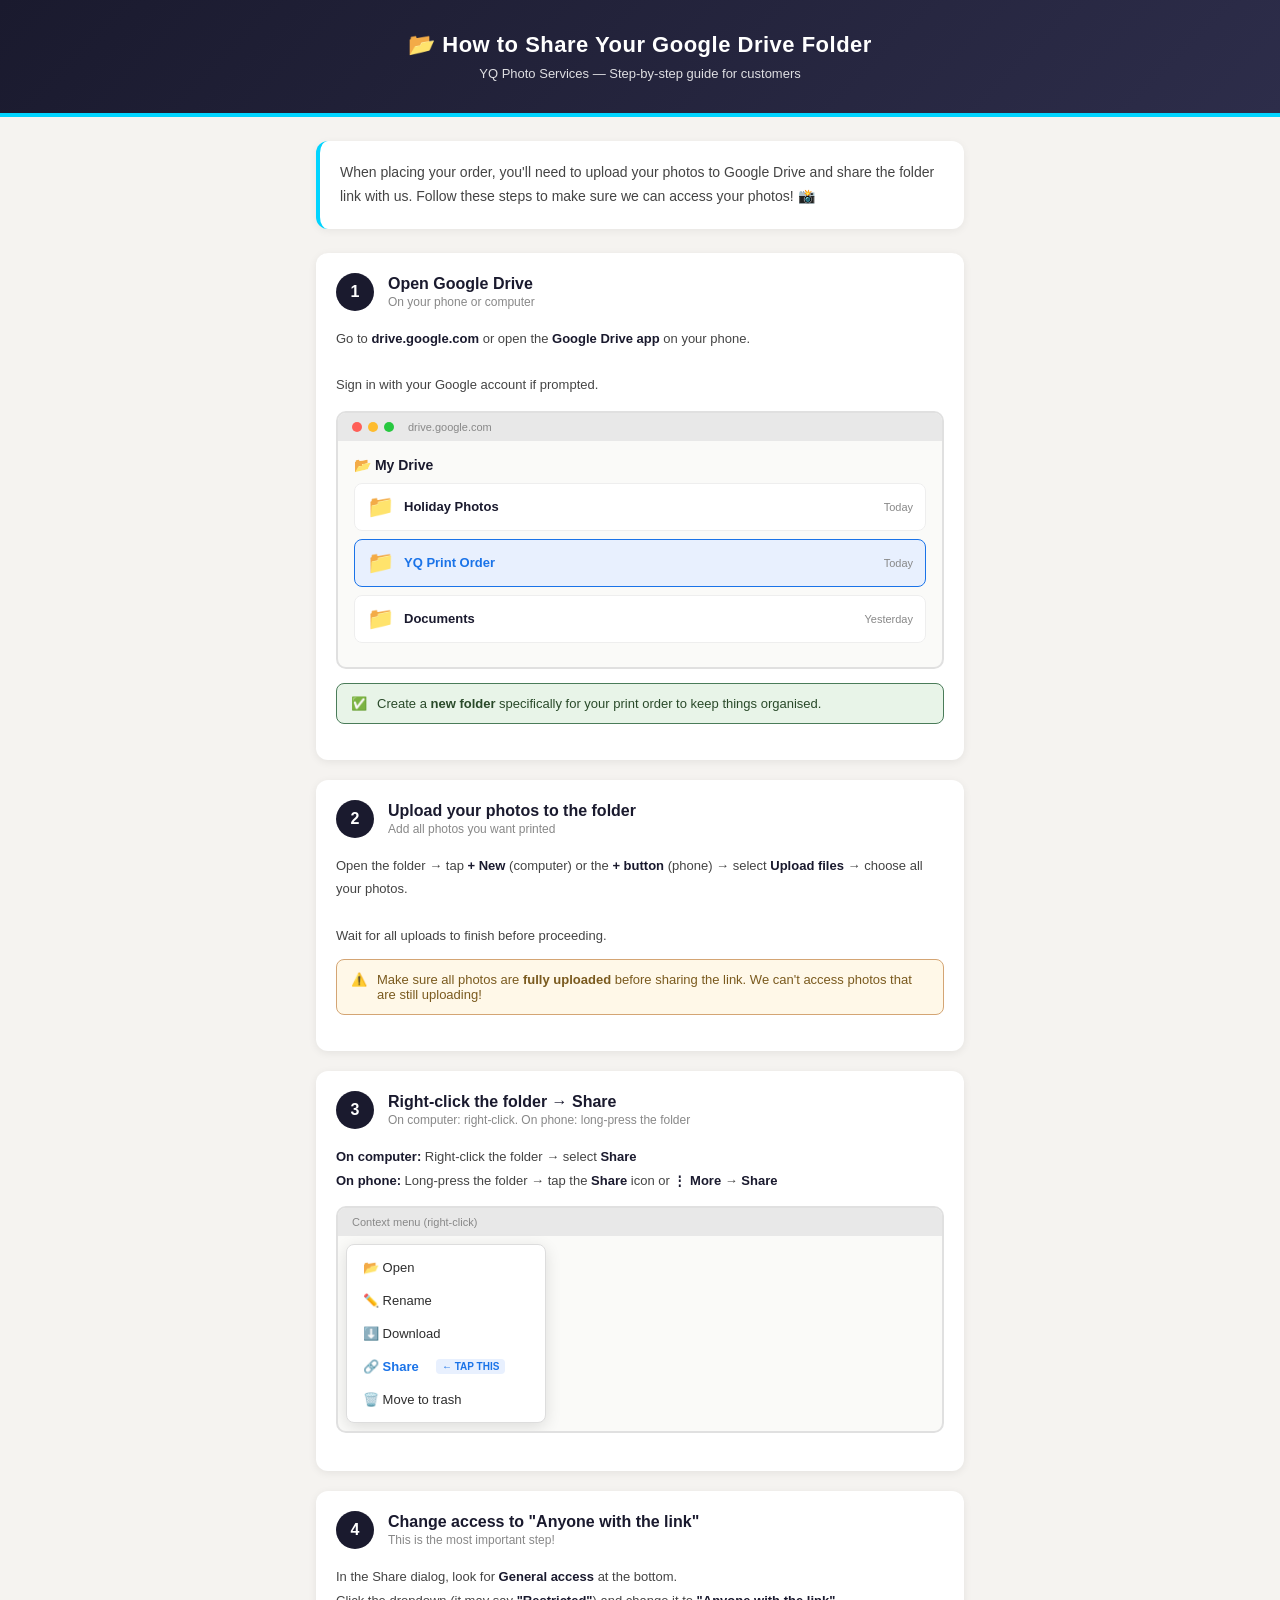
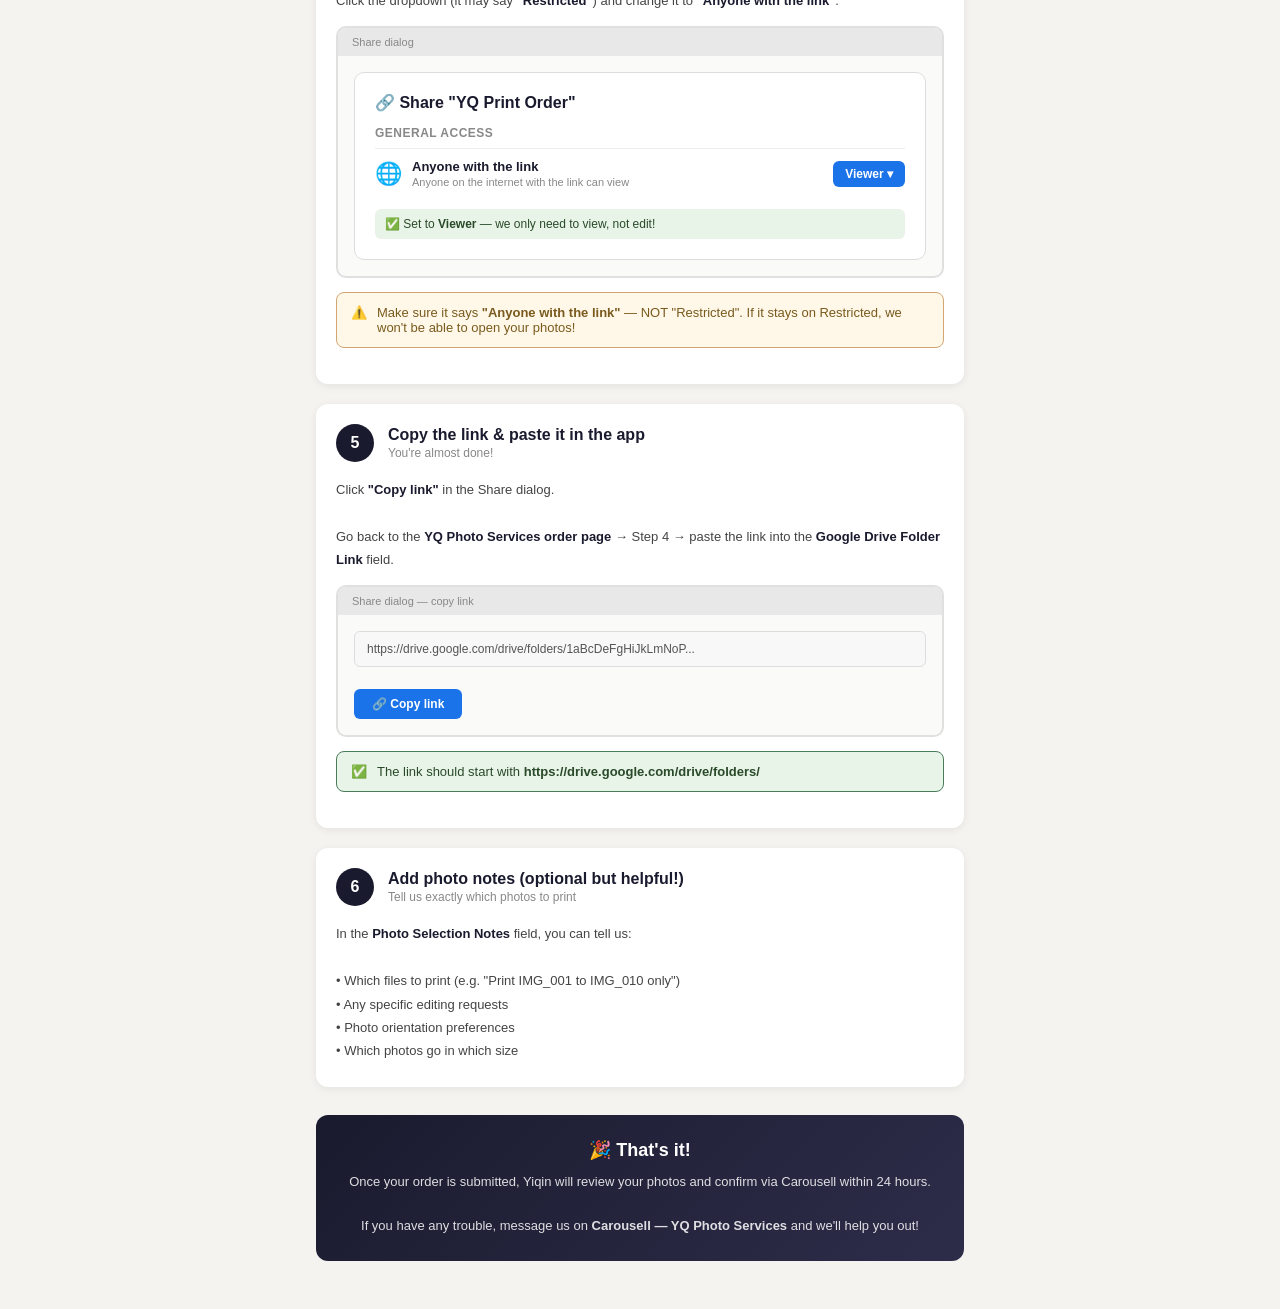
<file: google_drive_guide.html>
<!DOCTYPE html>
<html lang="en">
<head>
<meta charset="UTF-8">
<meta name="viewport" content="width=device-width, initial-scale=1.0">
<title>How to Share Your Google Drive Folder – YQ Photo Services</title>
<style>
  * { margin:0; padding:0; box-sizing:border-box; }
  body { font-family: -apple-system, BlinkMacSystemFont, 'Segoe UI', Arial, sans-serif; background:#f5f3f0; color:#2d2d2d; }

  .header { background:linear-gradient(135deg,#1a1a2e,#2d2d4a); color:white; padding:32px 24px; text-align:center; border-bottom:4px solid #00d4ff; }
  .header h1 { font-size:22px; font-weight:700; letter-spacing:0.5px; margin-bottom:8px; }
  .header p { font-size:13px; opacity:0.85; }

  .container { max-width:680px; margin:0 auto; padding:24px 16px 48px; }

  .intro { background:white; border-radius:12px; padding:20px; margin-bottom:24px; border-left:4px solid #00d4ff; box-shadow:0 2px 8px rgba(0,0,0,0.06); font-size:14px; line-height:1.7; color:#444; }

  .step-card { background:white; border-radius:12px; padding:20px 20px 24px; margin-bottom:20px; box-shadow:0 2px 8px rgba(0,0,0,0.07); }
  .step-header { display:flex; align-items:center; gap:14px; margin-bottom:16px; }
  .step-num { width:38px; height:38px; border-radius:50%; background:#1a1a2e; color:white; font-weight:700; font-size:16px; display:flex; align-items:center; justify-content:center; flex-shrink:0; }
  .step-title { font-size:16px; font-weight:700; color:#1a1a2e; }
  .step-sub { font-size:12px; color:#888; margin-top:2px; }

  .step-body { font-size:13px; color:#444; line-height:1.8; }
  .step-body b { color:#1a1a2e; }

  /* Illustrated mockup boxes */
  .mockup { border:2px solid #e0e0e0; border-radius:10px; overflow:hidden; margin:14px 0; background:#fafaf8; }
  .mockup-bar { background:#e8e8e8; padding:8px 14px; font-size:11px; color:#888; display:flex; align-items:center; gap:6px; }
  .mockup-dot { width:10px; height:10px; border-radius:50%; display:inline-block; }
  .mockup-body { padding:16px; }

  .gdrive-item { display:flex; align-items:center; gap:10px; padding:10px 12px; border-radius:8px; background:white; border:1px solid #eee; margin-bottom:8px; font-size:13px; cursor:default; }
  .gdrive-item:hover { background:#f0f7ff; }
  .folder-icon { font-size:22px; }
  .gdrive-item-name { font-weight:600; color:#1a1a2e; }
  .gdrive-item-date { font-size:11px; color:#888; margin-left:auto; }

  .context-menu { background:white; border:1px solid #ddd; border-radius:8px; box-shadow:0 4px 16px rgba(0,0,0,0.12); padding:6px 0; width:200px; font-size:13px; }
  .menu-item { padding:9px 16px; cursor:pointer; display:flex; align-items:center; gap:10px; }
  .menu-item:hover { background:#f0f7ff; }
  .menu-item.highlight { color:#1a73e8; font-weight:600; }
  .menu-item.highlight:hover { background:#e8f0fe; }

  .share-dialog { border:1px solid #ddd; border-radius:10px; background:white; padding:20px; font-size:13px; }
  .share-title { font-size:16px; font-weight:700; margin-bottom:14px; color:#1a1a2e; }
  .share-link-box { background:#f8f8f8; border:1px solid #ddd; border-radius:6px; padding:10px 12px; font-size:12px; color:#555; margin-bottom:14px; word-break:break-all; }

  .access-row { display:flex; align-items:center; gap:10px; padding:10px 0; border-top:1px solid #eee; }
  .globe-icon { font-size:22px; }
  .access-label { flex:1; }
  .access-label b { display:block; color:#1a1a2e; }
  .access-label span { font-size:11px; color:#888; }
  .dropdown-fake { background:#1a73e8; color:white; padding:6px 12px; border-radius:6px; font-size:12px; font-weight:600; }

  .highlight-box { background:#e8f4e8; border:1.5px solid #4a7c59; border-radius:8px; padding:12px 14px; font-size:13px; color:#2a4a2a; margin:12px 0; display:flex; gap:10px; align-items:flex-start; }
  .warning-box { background:#fff8e8; border:1.5px solid #d4a574; border-radius:8px; padding:12px 14px; font-size:13px; color:#7a5a1e; margin:12px 0; display:flex; gap:10px; align-items:flex-start; }

  .copy-btn { background:#1a73e8; color:white; border:none; padding:8px 18px; border-radius:6px; font-size:12px; font-weight:600; cursor:pointer; margin-top:8px; }

  .final-box { background:linear-gradient(135deg,#1a1a2e,#2d2d4a); color:white; border-radius:12px; padding:24px; text-align:center; margin-top:28px; }
  .final-box h3 { font-size:18px; margin-bottom:10px; }
  .final-box p { font-size:13px; opacity:0.85; line-height:1.7; }

  @media print {
    body { background:white; }
    .container { padding:0; }
    .step-card { box-shadow:none; border:1px solid #ddd; break-inside:avoid; }
  }
</style>
</head>
<body>

<div class="header">
  <h1>📂 How to Share Your Google Drive Folder</h1>
  <p>YQ Photo Services — Step-by-step guide for customers</p>
</div>

<div class="container">

  <div class="intro">
    When placing your order, you'll need to upload your photos to Google Drive and share the folder link with us. Follow these steps to make sure we can access your photos! 📸
  </div>

  <!-- STEP 1 -->
  <div class="step-card">
    <div class="step-header">
      <div class="step-num">1</div>
      <div>
        <div class="step-title">Open Google Drive</div>
        <div class="step-sub">On your phone or computer</div>
      </div>
    </div>
    <div class="step-body">
      Go to <b>drive.google.com</b> or open the <b>Google Drive app</b> on your phone.<br><br>
      Sign in with your Google account if prompted.
    </div>
    <div class="mockup" style="margin-top:14px;">
      <div class="mockup-bar">
        <span class="mockup-dot" style="background:#ff5f57;"></span>
        <span class="mockup-dot" style="background:#febc2e;"></span>
        <span class="mockup-dot" style="background:#28c840;"></span>
        <span style="margin-left:8px;">drive.google.com</span>
      </div>
      <div class="mockup-body">
        <div style="font-weight:700; font-size:14px; color:#1a1a2e; margin-bottom:10px;">📂 My Drive</div>
        <div class="gdrive-item"><span class="folder-icon">📁</span><span class="gdrive-item-name">Holiday Photos</span><span class="gdrive-item-date">Today</span></div>
        <div class="gdrive-item" style="background:#e8f0fe; border-color:#1a73e8;"><span class="folder-icon">📁</span><span class="gdrive-item-name" style="color:#1a73e8;">YQ Print Order</span><span class="gdrive-item-date">Today</span></div>
        <div class="gdrive-item"><span class="folder-icon">📁</span><span class="gdrive-item-name">Documents</span><span class="gdrive-item-date">Yesterday</span></div>
      </div>
    </div>
    <div class="highlight-box">✅ <div>Create a <b>new folder</b> specifically for your print order to keep things organised.</div></div>
  </div>

  <!-- STEP 2 -->
  <div class="step-card">
    <div class="step-header">
      <div class="step-num">2</div>
      <div>
        <div class="step-title">Upload your photos to the folder</div>
        <div class="step-sub">Add all photos you want printed</div>
      </div>
    </div>
    <div class="step-body">
      Open the folder → tap <b>+ New</b> (computer) or the <b>+ button</b> (phone) → select <b>Upload files</b> → choose all your photos.
      <br><br>
      Wait for all uploads to finish before proceeding.
    </div>
    <div class="warning-box">⚠️ <div>Make sure all photos are <b>fully uploaded</b> before sharing the link. We can't access photos that are still uploading!</div></div>
  </div>

  <!-- STEP 3 -->
  <div class="step-card">
    <div class="step-header">
      <div class="step-num">3</div>
      <div>
        <div class="step-title">Right-click the folder → Share</div>
        <div class="step-sub">On computer: right-click. On phone: long-press the folder</div>
      </div>
    </div>
    <div class="step-body">
      <b>On computer:</b> Right-click the folder → select <b>Share</b><br>
      <b>On phone:</b> Long-press the folder → tap the <b>Share</b> icon or <b>⋮ More</b> → <b>Share</b>
    </div>
    <div class="mockup" style="margin-top:14px;">
      <div class="mockup-bar">Context menu (right-click)</div>
      <div class="mockup-body" style="padding:8px;">
        <div class="context-menu">
          <div class="menu-item">📂 Open</div>
          <div class="menu-item">✏️ Rename</div>
          <div class="menu-item">⬇️ Download</div>
          <div class="menu-item highlight">🔗 Share &nbsp;<b style="font-size:10px; background:#e8f0fe; padding:2px 6px; border-radius:4px;">← TAP THIS</b></div>
          <div class="menu-item">🗑️ Move to trash</div>
        </div>
      </div>
    </div>
  </div>

  <!-- STEP 4 -->
  <div class="step-card">
    <div class="step-header">
      <div class="step-num">4</div>
      <div>
        <div class="step-title">Change access to "Anyone with the link"</div>
        <div class="step-sub">This is the most important step!</div>
      </div>
    </div>
    <div class="step-body">
      In the Share dialog, look for <b>General access</b> at the bottom.<br>
      Click the dropdown (it may say <b>"Restricted"</b>) and change it to <b>"Anyone with the link"</b>.
    </div>
    <div class="mockup" style="margin-top:14px;">
      <div class="mockup-bar">Share dialog</div>
      <div class="mockup-body">
        <div class="share-dialog">
          <div class="share-title">🔗 Share "YQ Print Order"</div>
          <div style="font-size:12px; font-weight:600; color:#888; margin-bottom:8px; text-transform:uppercase; letter-spacing:0.5px;">General access</div>
          <div class="access-row">
            <span class="globe-icon">🌐</span>
            <div class="access-label">
              <b>Anyone with the link</b>
              <span>Anyone on the internet with the link can view</span>
            </div>
            <div class="dropdown-fake">Viewer ▾</div>
          </div>
          <div style="margin-top:10px; padding:8px 10px; background:#e8f4e8; border-radius:6px; font-size:12px; color:#2a4a2a;">
            ✅ Set to <b>Viewer</b> — we only need to view, not edit!
          </div>
        </div>
      </div>
    </div>
    <div class="warning-box">⚠️ <div>Make sure it says <b>"Anyone with the link"</b> — NOT "Restricted". If it stays on Restricted, we won't be able to open your photos!</div></div>
  </div>

  <!-- STEP 5 -->
  <div class="step-card">
    <div class="step-header">
      <div class="step-num">5</div>
      <div>
        <div class="step-title">Copy the link & paste it in the app</div>
        <div class="step-sub">You're almost done!</div>
      </div>
    </div>
    <div class="step-body">
      Click <b>"Copy link"</b> in the Share dialog.<br><br>
      Go back to the <b>YQ Photo Services order page</b> → Step 4 → paste the link into the <b>Google Drive Folder Link</b> field.
    </div>
    <div class="mockup" style="margin-top:14px;">
      <div class="mockup-bar">Share dialog — copy link</div>
      <div class="mockup-body">
        <div class="share-link-box">
          https://drive.google.com/drive/folders/1aBcDeFgHiJkLmNoP...
        </div>
        <button class="copy-btn">🔗 Copy link</button>
      </div>
    </div>
    <div class="highlight-box">✅ <div>The link should start with <b>https://drive.google.com/drive/folders/</b></div></div>
  </div>

  <!-- STEP 6 -->
  <div class="step-card">
    <div class="step-header">
      <div class="step-num">6</div>
      <div>
        <div class="step-title">Add photo notes (optional but helpful!)</div>
        <div class="step-sub">Tell us exactly which photos to print</div>
      </div>
    </div>
    <div class="step-body">
      In the <b>Photo Selection Notes</b> field, you can tell us:<br><br>
      • Which files to print (e.g. "Print IMG_001 to IMG_010 only")<br>
      • Any specific editing requests<br>
      • Photo orientation preferences<br>
      • Which photos go in which size
    </div>
  </div>

  <div class="final-box">
    <h3>🎉 That's it!</h3>
    <p>Once your order is submitted, Yiqin will review your photos and confirm via Carousell within 24 hours.<br><br>
    If you have any trouble, message us on <b>Carousell — YQ Photo Services</b> and we'll help you out!</p>
  </div>

</div>
</body>
</html>
</file>
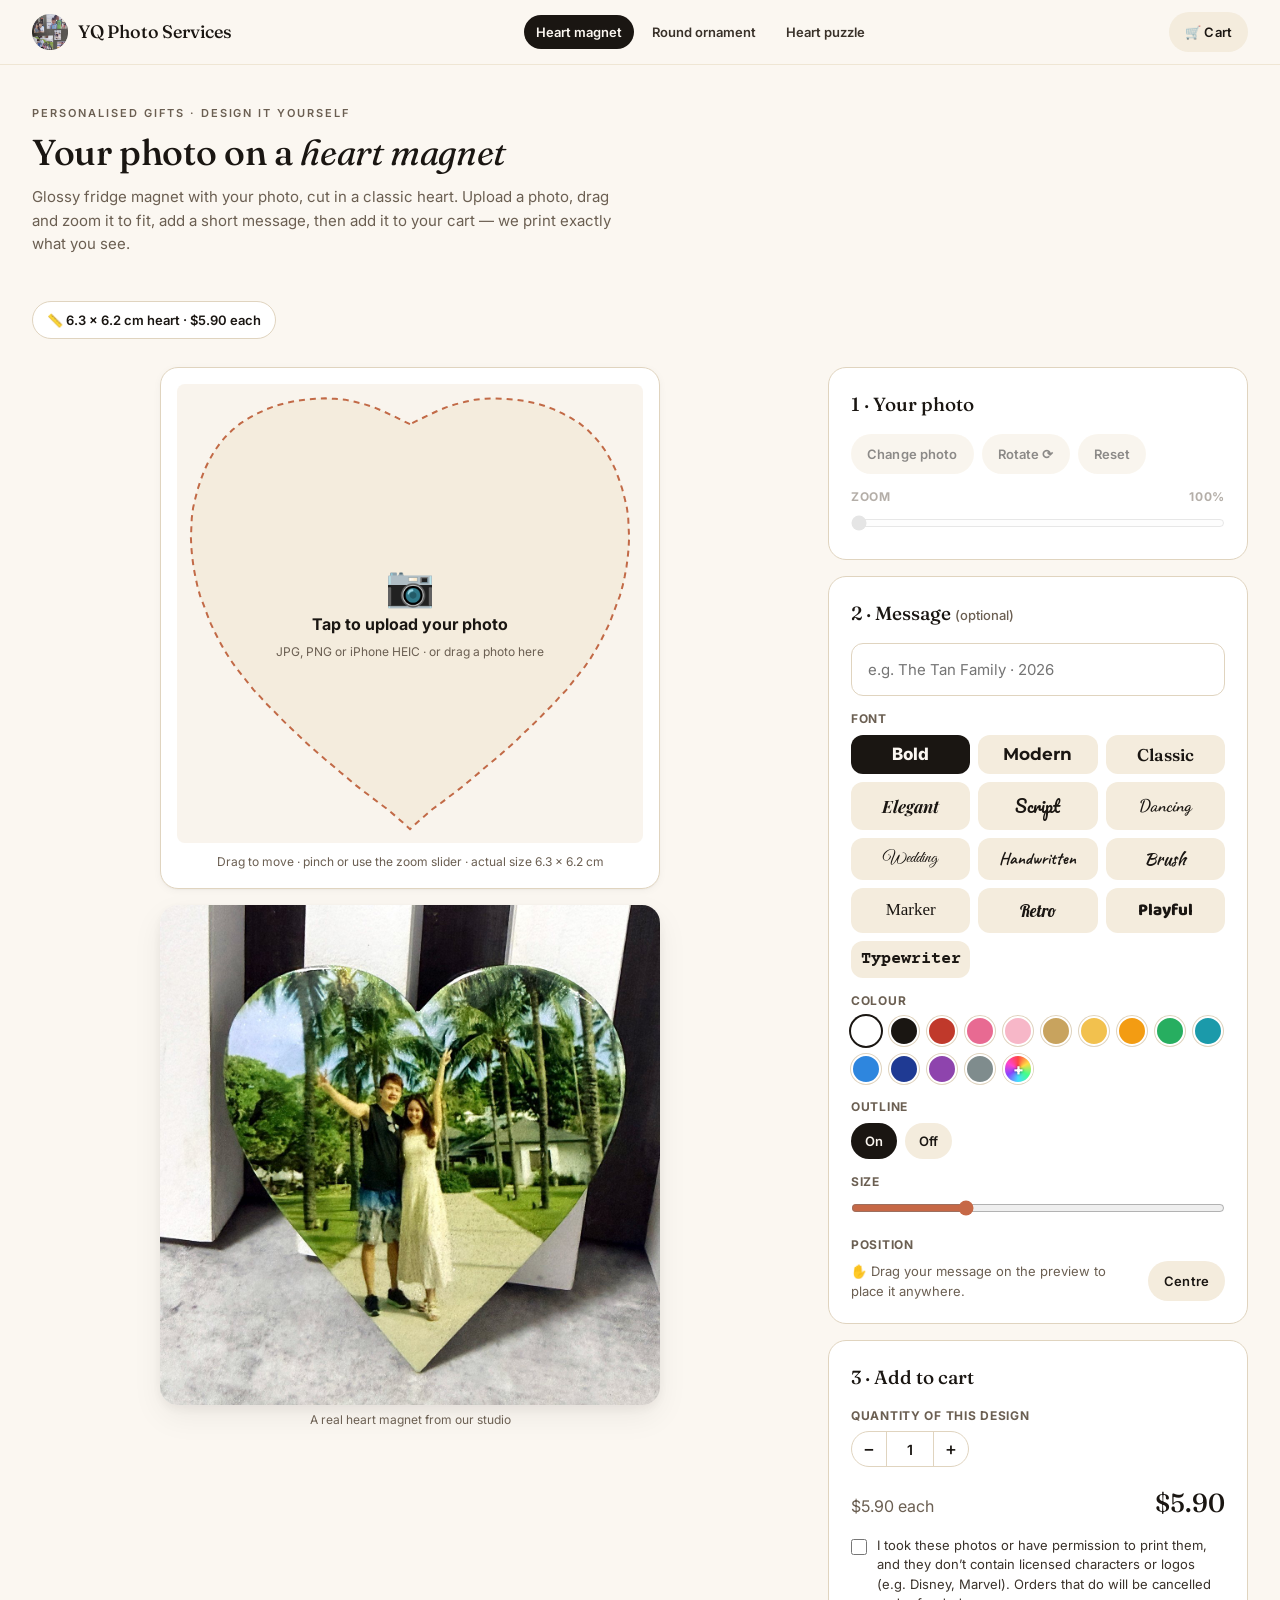
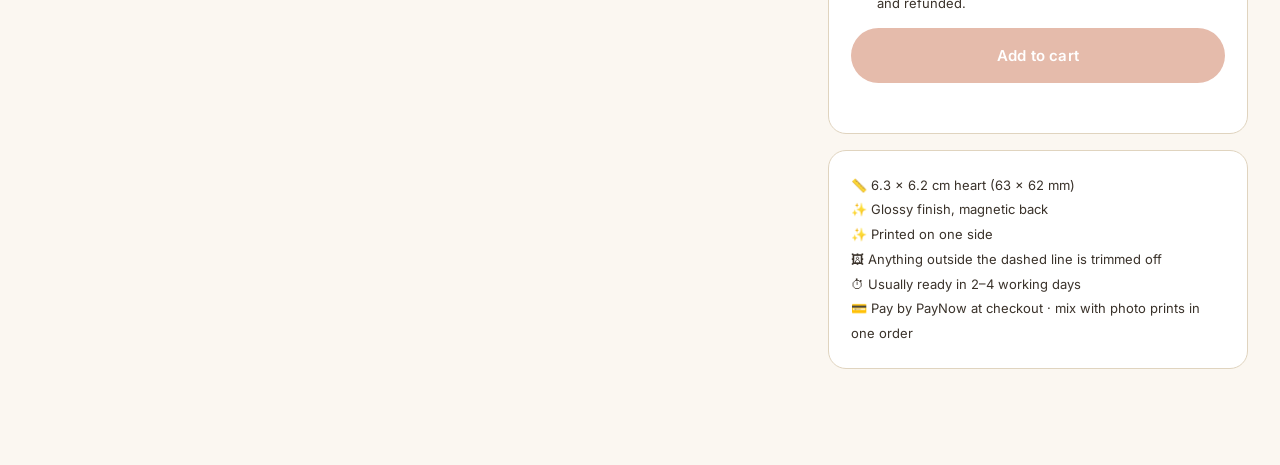
<file: magnet.html>
<!DOCTYPE html>
<html lang="en">
<head>
<meta charset="UTF-8" />
<meta name="viewport" content="width=device-width, initial-scale=1.0" />
<title>Heart Photo Magnet — Design Your Own | YQ Photo Services</title>
<meta name="description" content="Design a personalised heart-shaped photo fridge magnet (6.3 × 6.2 cm) with your own photo and message. Made in Singapore." />
<link rel="canonical" href="https://order.yqservices.org/magnet.html" />
<meta property="og:type" content="website" />
<meta property="og:title" content="Heart Photo Magnet — Design Your Own | YQ Photo Services" />
<meta property="og:description" content="Design a personalised heart-shaped photo fridge magnet (6.3 × 6.2 cm) with your own photo and message. Made in Singapore." />
<meta property="og:url" content="https://order.yqservices.org/magnet.html" />
<meta property="og:image" content="https://order.yqservices.org/assets/sample-magnet.jpg?v=20261104e" />
<link rel="icon" type="image/png" href="assets/yq-logo.png" />
<link rel="apple-touch-icon" href="assets/yq-logo.png" />
<link rel="preconnect" href="https://fonts.googleapis.com" />
<link rel="preconnect" href="https://fonts.gstatic.com" crossorigin />
<link rel="stylesheet" href="https://fonts.googleapis.com/css2?family=Fraunces:ital,opsz,wght@0,9..144,400;0,9..144,500;0,9..144,600;1,9..144,400&family=Inter:wght@400;500;600;700;800&family=Pacifico&family=Montserrat:wght@700&family=Playfair+Display:ital,wght@1,700&family=Dancing+Script:wght@700&family=Great+Vibes&family=Caveat:wght@700&family=Kaushan+Script&family=Permanent+Marker&family=Lobster&family=Baloo+2:wght@800&family=Courier+Prime:wght@700&display=swap" />
<link rel="stylesheet" href="styles.css" />
<link rel="stylesheet" href="designer.css?v=20261104d" />
<script src="magnet-store.js?v=20261104e"></script>
<script src="designer.js?v=20261104e"></script>
</head>
<body>
<div id="app"></div>
<script>YQDesigner.mount('magnet');</script>
</body>
</html>
</file>
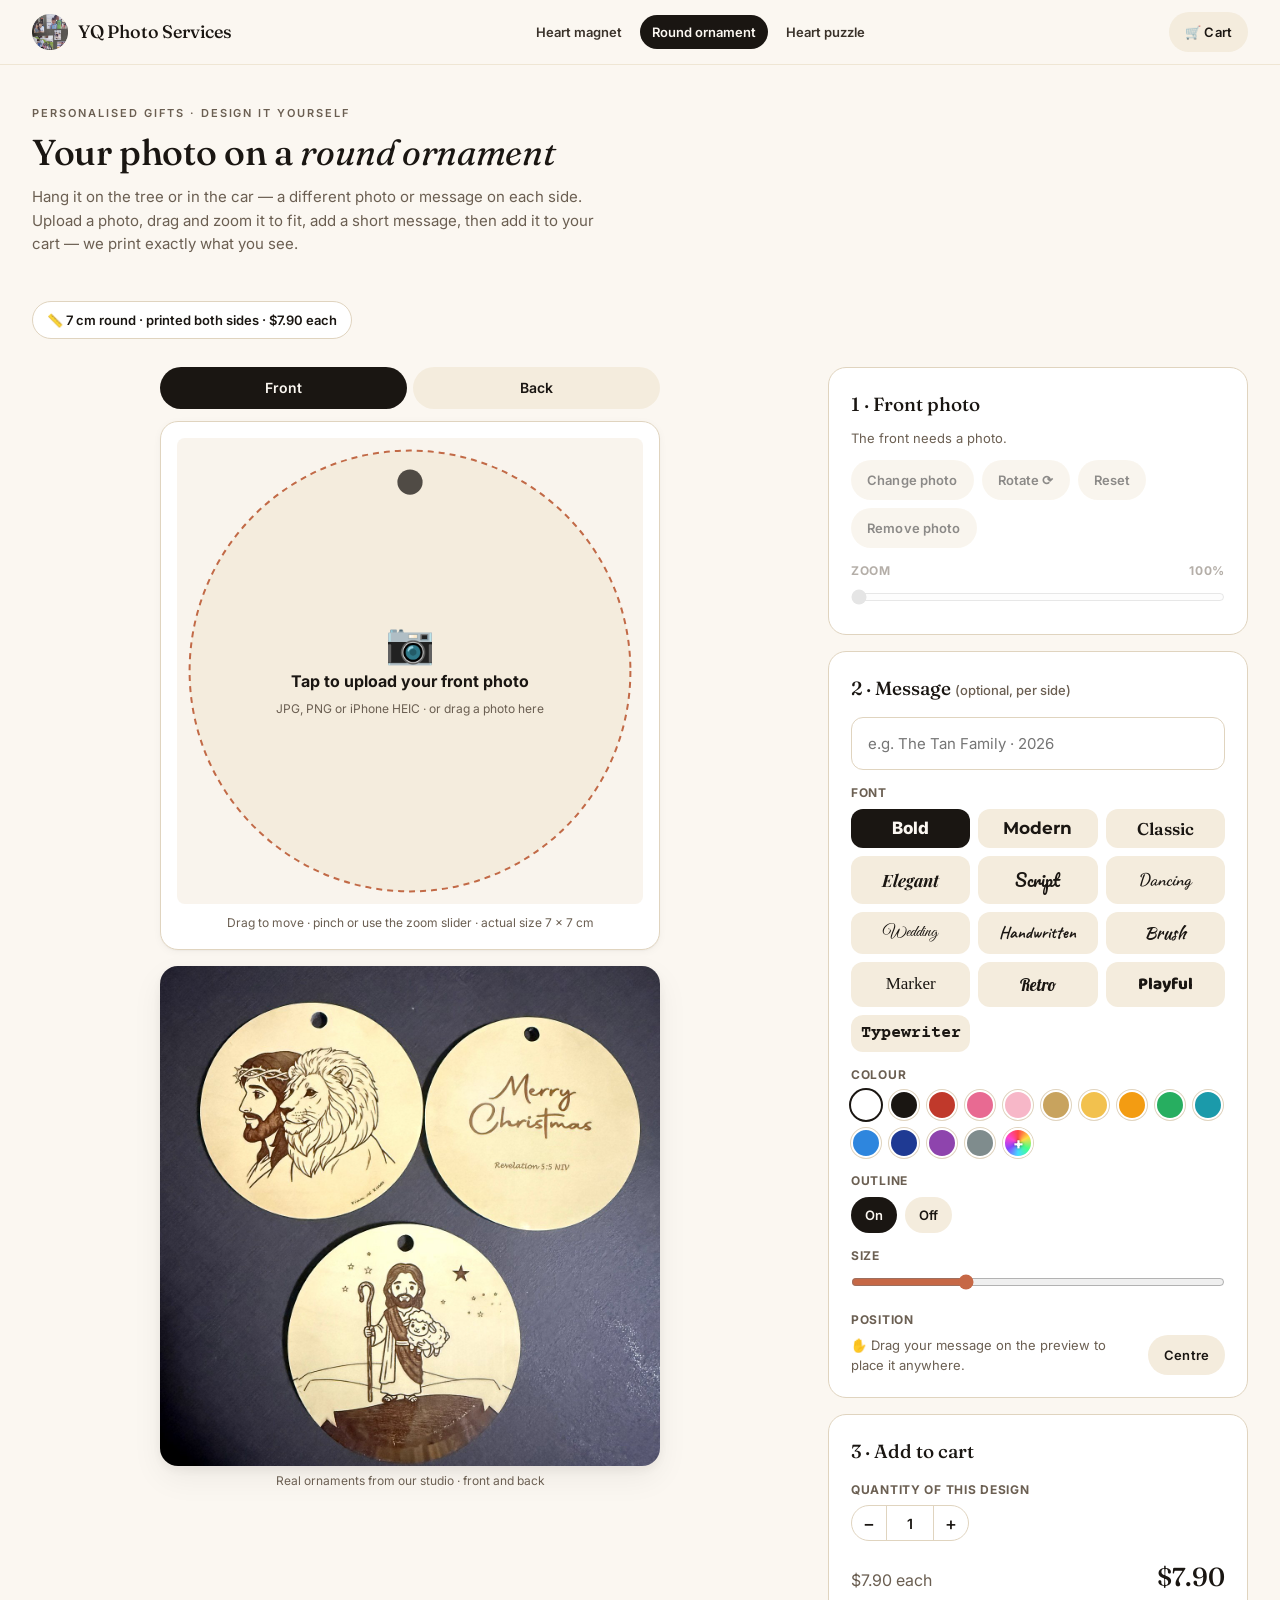
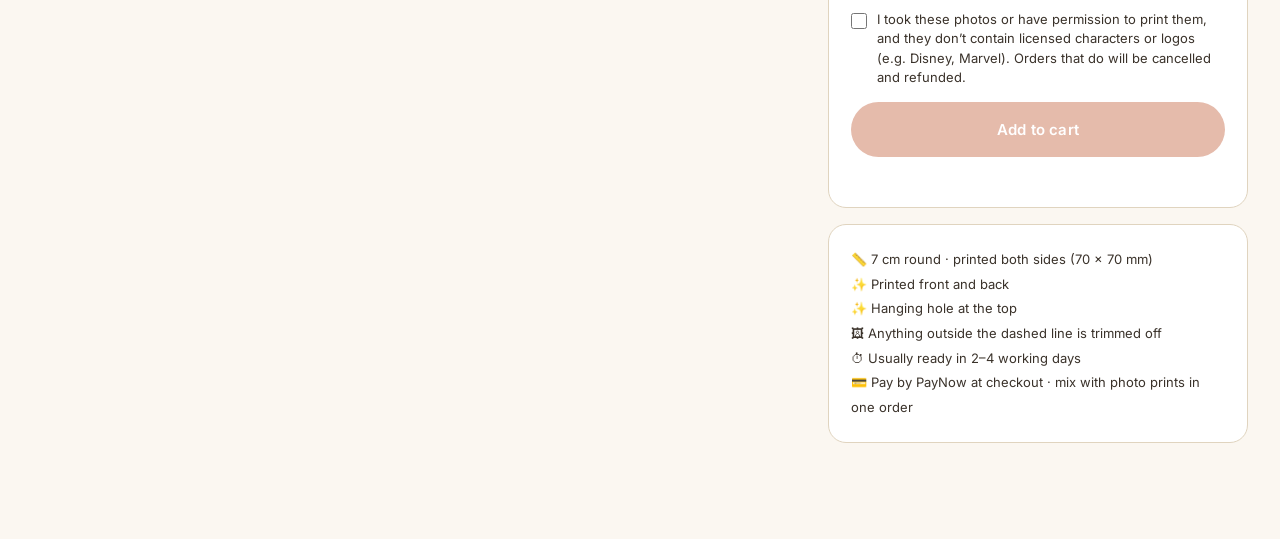
<file: ornament.html>
<!DOCTYPE html>
<html lang="en">
<head>
<meta charset="UTF-8" />
<meta name="viewport" content="width=device-width, initial-scale=1.0" />
<title>Round Photo Ornament — Design Your Own | YQ Photo Services</title>
<meta name="description" content="Design a personalised 7 cm round photo ornament, printed on both sides, with your own photos and message. Made in Singapore." />
<link rel="canonical" href="https://order.yqservices.org/ornament.html" />
<meta property="og:type" content="website" />
<meta property="og:title" content="Round Photo Ornament — Design Your Own | YQ Photo Services" />
<meta property="og:description" content="Design a personalised 7 cm round photo ornament, printed on both sides, with your own photos and message. Made in Singapore." />
<meta property="og:url" content="https://order.yqservices.org/ornament.html" />
<meta property="og:image" content="https://order.yqservices.org/assets/sample-ornament.jpg?v=20261104e" />
<link rel="icon" type="image/png" href="assets/yq-logo.png" />
<link rel="apple-touch-icon" href="assets/yq-logo.png" />
<link rel="preconnect" href="https://fonts.googleapis.com" />
<link rel="preconnect" href="https://fonts.gstatic.com" crossorigin />
<link rel="stylesheet" href="https://fonts.googleapis.com/css2?family=Fraunces:ital,opsz,wght@0,9..144,400;0,9..144,500;0,9..144,600;1,9..144,400&family=Inter:wght@400;500;600;700;800&family=Pacifico&family=Montserrat:wght@700&family=Playfair+Display:ital,wght@1,700&family=Dancing+Script:wght@700&family=Great+Vibes&family=Caveat:wght@700&family=Kaushan+Script&family=Permanent+Marker&family=Lobster&family=Baloo+2:wght@800&family=Courier+Prime:wght@700&display=swap" />
<link rel="stylesheet" href="styles.css" />
<link rel="stylesheet" href="designer.css?v=20261104d" />
<script src="magnet-store.js?v=20261104e"></script>
<script src="designer.js?v=20261104e"></script>
</head>
<body>
<div id="app"></div>
<script>YQDesigner.mount('ornament');</script>
</body>
</html>
</file>
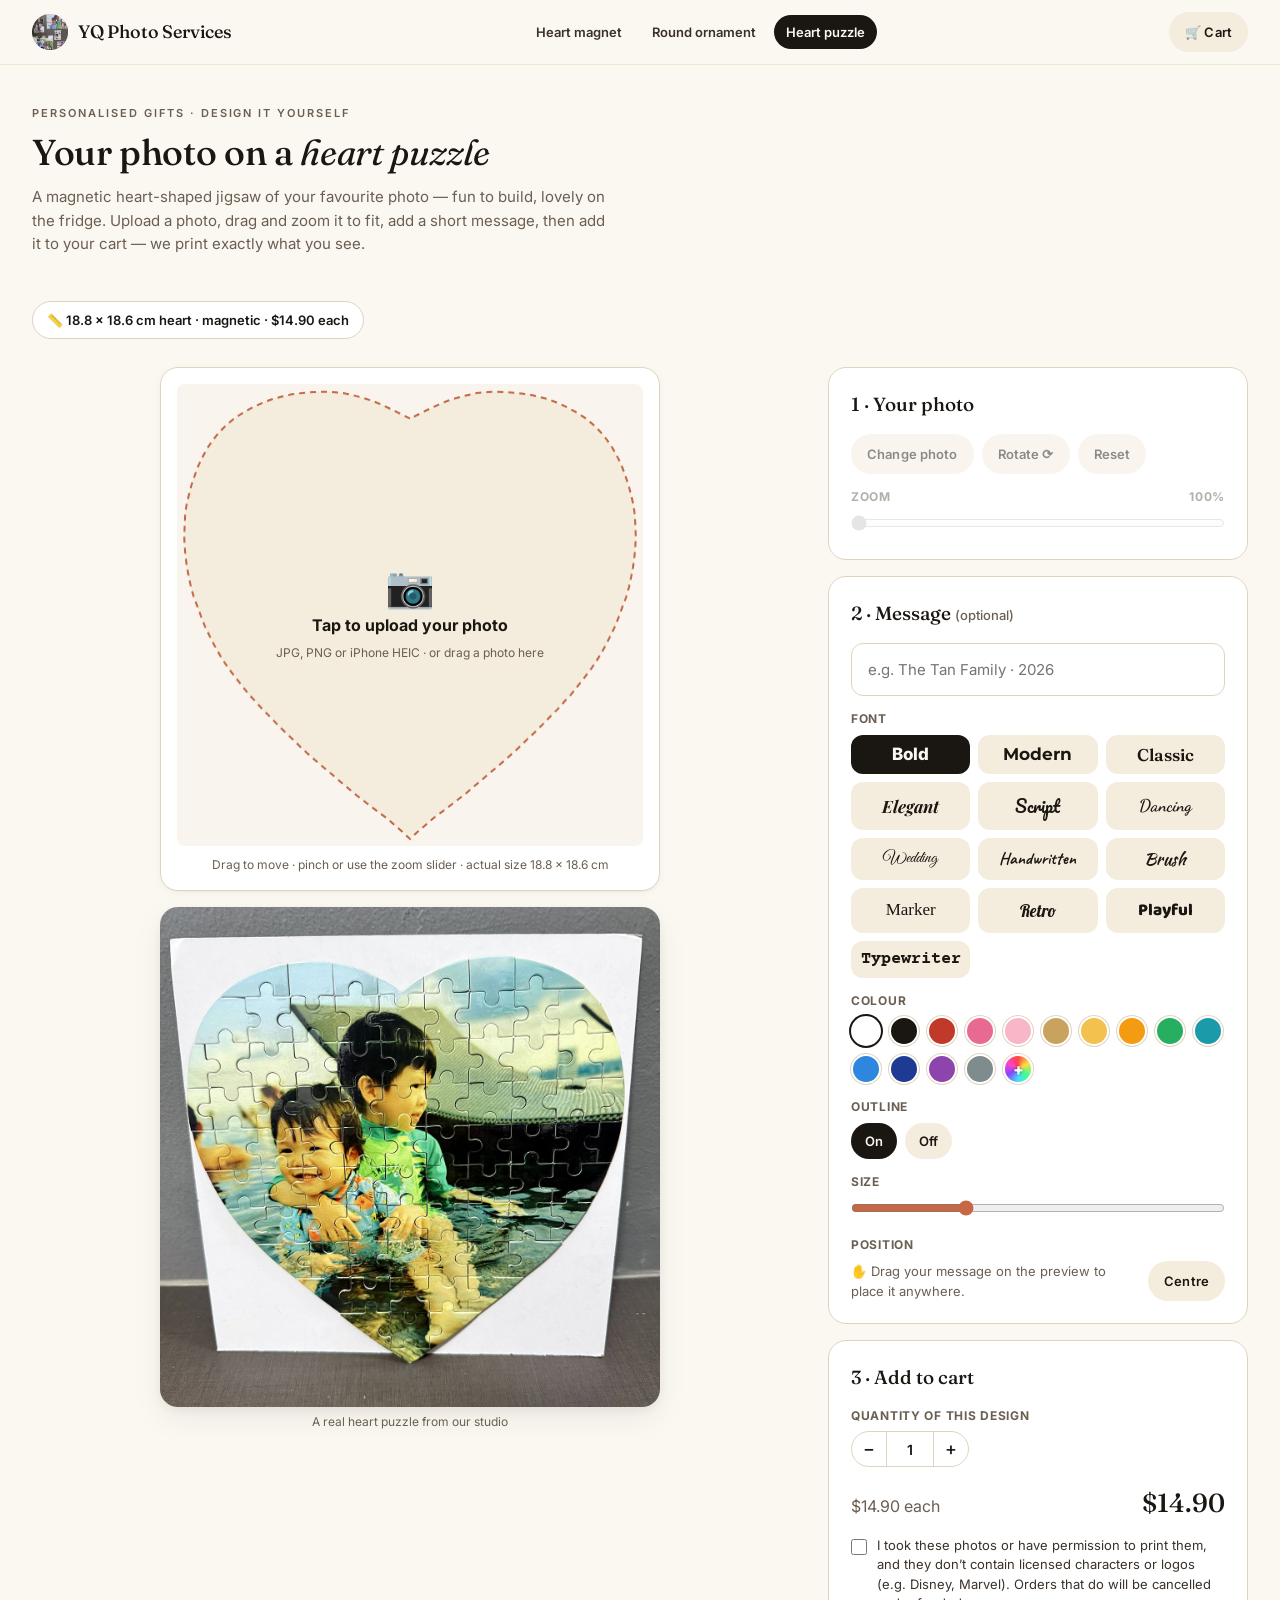
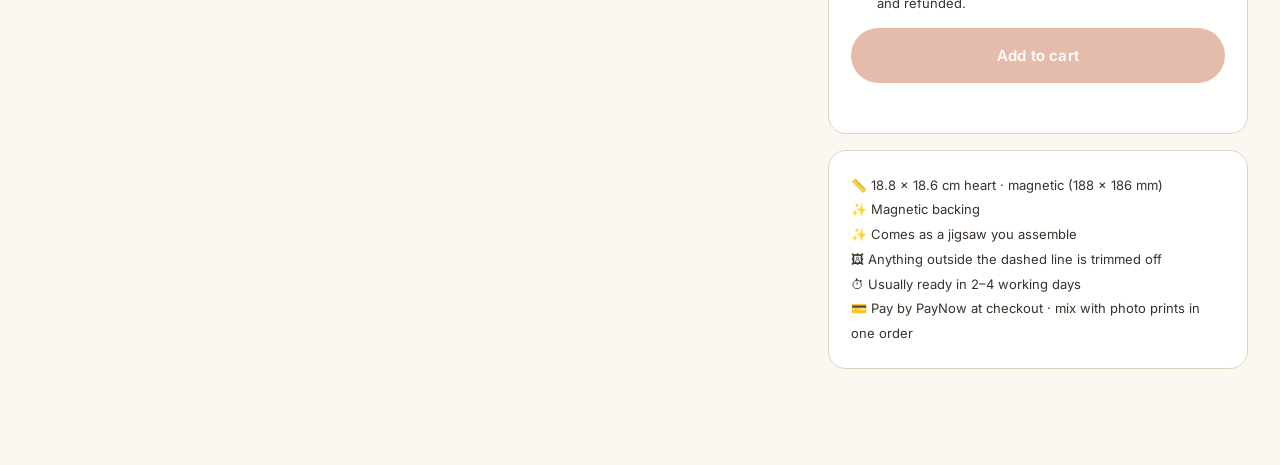
<file: puzzle.html>
<!DOCTYPE html>
<html lang="en">
<head>
<meta charset="UTF-8" />
<meta name="viewport" content="width=device-width, initial-scale=1.0" />
<title>Heart Photo Puzzle — Design Your Own | YQ Photo Services</title>
<meta name="description" content="Design a personalised magnetic heart-shaped photo jigsaw puzzle (18.8 × 18.6 cm) with your own photo. Made in Singapore." />
<link rel="canonical" href="https://order.yqservices.org/puzzle.html" />
<meta property="og:type" content="website" />
<meta property="og:title" content="Heart Photo Puzzle — Design Your Own | YQ Photo Services" />
<meta property="og:description" content="Design a personalised magnetic heart-shaped photo jigsaw puzzle (18.8 × 18.6 cm) with your own photo. Made in Singapore." />
<meta property="og:url" content="https://order.yqservices.org/puzzle.html" />
<meta property="og:image" content="https://order.yqservices.org/assets/sample-puzzle.jpg?v=20261104e" />
<link rel="icon" type="image/png" href="assets/yq-logo.png" />
<link rel="apple-touch-icon" href="assets/yq-logo.png" />
<link rel="preconnect" href="https://fonts.googleapis.com" />
<link rel="preconnect" href="https://fonts.gstatic.com" crossorigin />
<link rel="stylesheet" href="https://fonts.googleapis.com/css2?family=Fraunces:ital,opsz,wght@0,9..144,400;0,9..144,500;0,9..144,600;1,9..144,400&family=Inter:wght@400;500;600;700;800&family=Pacifico&family=Montserrat:wght@700&family=Playfair+Display:ital,wght@1,700&family=Dancing+Script:wght@700&family=Great+Vibes&family=Caveat:wght@700&family=Kaushan+Script&family=Permanent+Marker&family=Lobster&family=Baloo+2:wght@800&family=Courier+Prime:wght@700&display=swap" />
<link rel="stylesheet" href="styles.css" />
<link rel="stylesheet" href="designer.css?v=20261104d" />
<script src="magnet-store.js?v=20261104e"></script>
<script src="designer.js?v=20261104e"></script>
</head>
<body>
<div id="app"></div>
<script>YQDesigner.mount('puzzle');</script>
</body>
</html>
</file>
<file: styles.css>
/* =========================================================
   YQ Photo Services — Design System
   Warm editorial premium. Real-print imagery, serif display.
   ========================================================= */

:root {
  /* Palette — warm */
  --cream:        #FBF7F1;
  --cream-soft:   #F4ECDD;
  --cream-deep:   #E8DCC6;
  --ink:          #1A1612;
  --ink-soft:     #3A322A;
  --muted:        #6B5F52;
  --line:         #E0D4BF;
  --line-soft:    #EFE6D4;

  --terracotta:   oklch(0.62 0.13 40);
  --terracotta-2: oklch(0.55 0.14 35);
  --sage:         oklch(0.72 0.05 140);
  --peach:        #F5C9A8;
  --peach-soft:   #FBE5D6;
  --gold:         #C8A35E;

  --success:      #5A7A4F;
  --error:        #B14A3F;

  /* Type */
  --serif:    'Fraunces', 'Cormorant Garamond', Georgia, serif;
  --sans:     'Inter', -apple-system, BlinkMacSystemFont, 'Segoe UI', sans-serif;
  --mono:     'JetBrains Mono', 'SF Mono', Menlo, monospace;

  /* Spacing */
  --r-xs: 4px;
  --r-sm: 8px;
  --r-md: 12px;
  --r-lg: 18px;
  --r-xl: 28px;

  --shadow-sm: 0 1px 2px rgba(26,22,18,0.04), 0 2px 8px rgba(26,22,18,0.04);
  --shadow-md: 0 4px 12px rgba(26,22,18,0.06), 0 12px 32px rgba(26,22,18,0.06);
  --shadow-lg: 0 12px 32px rgba(26,22,18,0.08), 0 24px 64px rgba(26,22,18,0.10);
  --shadow-print: 0 1px 2px rgba(0,0,0,0.08), 0 8px 24px rgba(0,0,0,0.18), 0 24px 48px rgba(0,0,0,0.12);
}

* { margin: 0; padding: 0; box-sizing: border-box; }

html, body {
  background: var(--cream);
  color: var(--ink);
  font-family: var(--sans);
  font-size: 16px;
  line-height: 1.55;
  -webkit-font-smoothing: antialiased;
  text-rendering: optimizeLegibility;
}

body { overflow-x: hidden; }

img { display: block; max-width: 100%; }

button { font: inherit; color: inherit; cursor: pointer; border: none; background: none; }
input, select, textarea { font: inherit; color: inherit; }

a { color: inherit; text-decoration: none; }

/* ===== Typography ===== */
.serif       { font-family: var(--serif); font-weight: 500; letter-spacing: -0.01em; }
.serif-light { font-family: var(--serif); font-weight: 400; letter-spacing: -0.01em; }
.serif-italic{ font-family: var(--serif); font-style: italic; font-weight: 400; }
.eyebrow {
  font-family: var(--sans);
  font-size: 11px;
  font-weight: 600;
  letter-spacing: 0.18em;
  text-transform: uppercase;
  color: var(--muted);
}
.label-mono {
  font-family: var(--mono);
  font-size: 11px;
  letter-spacing: 0.06em;
  text-transform: uppercase;
  color: var(--muted);
}

/* ===== Layout ===== */
.container { max-width: 1280px; margin: 0 auto; padding: 0 32px; }
@media (max-width: 720px) {
  .container { padding: 0 20px; }
}

/* ===== Buttons ===== */
.btn {
  display: inline-flex;
  align-items: center;
  justify-content: center;
  gap: 8px;
  padding: 14px 22px;
  border-radius: 999px;
  font-weight: 600;
  font-size: 14px;
  letter-spacing: 0.01em;
  transition: transform 0.15s ease, background 0.2s ease, color 0.2s ease, box-shadow 0.2s ease;
  white-space: nowrap;
}
.btn-ink {
  background: var(--ink);
  color: var(--cream);
}
.btn-ink:hover { background: #000; transform: translateY(-1px); box-shadow: var(--shadow-md); }

.btn-terra {
  background: var(--terracotta);
  color: #fff;
}
.btn-terra:hover { background: var(--terracotta-2); transform: translateY(-1px); box-shadow: var(--shadow-md); }

.btn-ghost {
  background: transparent;
  color: var(--ink);
  border: 1.5px solid var(--ink);
}
.btn-ghost:hover { background: var(--ink); color: var(--cream); }

.btn-soft {
  background: var(--cream-soft);
  color: var(--ink);
}
.btn-soft:hover { background: var(--cream-deep); }

.btn-lg { padding: 16px 28px; font-size: 15px; }
.btn-sm { padding: 10px 16px; font-size: 13px; }

/* ===== Pill / Tag ===== */
.pill {
  display: inline-flex;
  align-items: center;
  gap: 6px;
  padding: 5px 12px;
  border-radius: 999px;
  font-size: 11px;
  font-weight: 600;
  letter-spacing: 0.04em;
  text-transform: uppercase;
}
.pill-terra  { background: var(--terracotta); color: #fff; }
.pill-sage   { background: var(--sage); color: #fff; }
.pill-cream  { background: var(--cream-soft); color: var(--ink-soft); }
.pill-gold   { background: var(--gold); color: #fff; }
.pill-outline{ background: transparent; color: var(--ink); border: 1px solid var(--line); }

/* ===== Cards ===== */
.card {
  background: #fff;
  border-radius: var(--r-lg);
  border: 1px solid var(--line-soft);
  box-shadow: var(--shadow-sm);
}

/* ===== Print-leaning frame (signature visual) ===== */
.print-frame {
  position: relative;
  background: #fff;
  padding: 12px 12px 36px 12px;
  box-shadow: var(--shadow-print);
  transform: rotate(-1.2deg);
  transition: transform 0.4s ease;
}
.print-frame:hover { transform: rotate(0) translateY(-4px); }
.print-frame img {
  width: 100%;
  aspect-ratio: 4 / 3;
  object-fit: cover;
}
.print-frame.tilt-r { transform: rotate(1.5deg); }
.print-frame.tilt-r:hover { transform: rotate(0) translateY(-4px); }

/* ===== Vertical-slat backdrop (the studio wall motif) ===== */
.slat-bg {
  background:
    repeating-linear-gradient(
      to right,
      var(--cream-soft) 0,
      var(--cream-soft) 38px,
      var(--cream-deep) 38px,
      var(--cream-deep) 76px
    );
}
.slat-bg-dark {
  background:
    repeating-linear-gradient(
      to right,
      #2a2520 0,
      #2a2520 38px,
      #1a1612 38px,
      #1a1612 76px
    );
}

/* Section spacing */
.section { padding: 96px 0; }
.section-sm { padding: 64px 0; }
@media (max-width: 720px) {
  .section { padding: 64px 0; }
  .section-sm { padding: 40px 0; }
}

/* Display headings */
.display-xxl { font-family: var(--serif); font-weight: 500; font-size: clamp(48px, 8vw, 96px); line-height: 0.98; letter-spacing: -0.025em; }
.display-xl  { font-family: var(--serif); font-weight: 500; font-size: clamp(40px, 6vw, 72px); line-height: 1.02; letter-spacing: -0.02em; }
.display-lg  { font-family: var(--serif); font-weight: 500; font-size: clamp(32px, 4.5vw, 52px); line-height: 1.08; letter-spacing: -0.015em; }
.display-md  { font-family: var(--serif); font-weight: 500; font-size: clamp(24px, 3vw, 36px); line-height: 1.15; letter-spacing: -0.01em; }

/* Utility */
.muted { color: var(--muted); }
.center { text-align: center; }
.flex { display: flex; }
.grid { display: grid; }
.gap-sm { gap: 8px; } .gap-md { gap: 16px; } .gap-lg { gap: 24px; } .gap-xl { gap: 40px; }

/* Subtle film-grain backdrop for hero */
.grain::after {
  content: '';
  position: absolute;
  inset: 0;
  pointer-events: none;
  opacity: 0.04;
  background-image: url("data:image/svg+xml,%3Csvg viewBox='0 0 200 200' xmlns='http://www.w3.org/2000/svg'%3E%3Cfilter id='n'%3E%3CfeTurbulence type='fractalNoise' baseFrequency='0.85' numOctaves='2' stitchTiles='stitch'/%3E%3C/filter%3E%3Crect width='100%25' height='100%25' filter='url(%23n)'/%3E%3C/svg%3E");
  mix-blend-mode: multiply;
}

/* Form controls */
.field {
  display: flex;
  flex-direction: column;
  gap: 6px;
}
.field label {
  font-size: 12px;
  font-weight: 600;
  letter-spacing: 0.04em;
  text-transform: uppercase;
  color: var(--muted);
}
.input, .select, .textarea {
  width: 100%;
  padding: 14px 16px;
  background: #fff;
  border: 1.5px solid var(--line);
  border-radius: var(--r-md);
  font-size: 15px;
  color: var(--ink);
  transition: border-color 0.15s ease, box-shadow 0.15s ease;
}
.input:focus, .select:focus, .textarea:focus {
  outline: none;
  border-color: var(--ink);
  box-shadow: 0 0 0 3px rgba(26,22,18,0.08);
}

/* Quantity stepper */
.qty {
  display: inline-flex;
  align-items: center;
  border: 1.5px solid var(--line);
  border-radius: 999px;
  background: #fff;
  overflow: hidden;
}
.qty button {
  width: 34px; height: 34px;
  font-size: 18px;
  font-weight: 500;
  color: var(--ink);
  transition: background 0.15s ease;
}
.qty button:hover { background: var(--cream-soft); }
.qty button:disabled { color: var(--line); cursor: not-allowed; }
.qty .qty-val {
  min-width: 32px;
  text-align: center;
  font-weight: 600;
  font-size: 14px;
}
.qty .qty-input {
  width: 48px;
  height: 34px;
  border: none;
  border-left: 1px solid var(--line);
  border-right: 1px solid var(--line);
  text-align: center;
  font-weight: 600;
  font-size: 14px;
  background: transparent;
  outline: none;
  padding: 0;
  font-family: inherit;
  color: var(--ink);
  -moz-appearance: textfield;
}
.qty .qty-input::-webkit-outer-spin-button,
.qty .qty-input::-webkit-inner-spin-button {
  -webkit-appearance: none;
  margin: 0;
}
.qty .qty-input:focus {
  background: var(--cream-soft);
}

/* Scroll-snap reel */
.reel {
  display: flex;
  gap: 24px;
  overflow-x: auto;
  scroll-snap-type: x mandatory;
  padding: 12px 0 32px;
  -webkit-overflow-scrolling: touch;
  scrollbar-width: thin;
}
.reel > * { scroll-snap-align: start; flex: 0 0 auto; }
.reel::-webkit-scrollbar { height: 6px; }
.reel::-webkit-scrollbar-thumb { background: var(--line); border-radius: 3px; }

/* Marquee */
@keyframes marquee {
  from { transform: translateX(0); }
  to   { transform: translateX(-50%); }
}
</file>
<file: designer.css>
button { font: inherit; border: 0; cursor: pointer; }
.btn[disabled] { opacity: .45; cursor: not-allowed; transform: none !important; box-shadow: none !important; }
.mg-header { position: sticky; top: 0; z-index: 20; background: rgba(251,247,241,.94); backdrop-filter: blur(8px); -webkit-backdrop-filter: blur(8px); border-bottom: 1px solid var(--line-soft); }
.mg-header-in { display: flex; justify-content: space-between; align-items: center; height: 64px; gap: 12px; }
.mg-brand { display: flex; align-items: center; gap: 10px; text-decoration: none; color: var(--ink); font-size: 18px; min-width: 0; }
.mg-brand img { width: 36px; height: 36px; object-fit: contain; }
.mg-main { padding-top: 40px; padding-bottom: 80px; }
.mg-lead { max-width: 580px; margin: 12px 0 32px; font-size: 15px; }
.mg-grid { display: grid; grid-template-columns: minmax(0, 1fr) minmax(0, 420px); gap: 40px; align-items: start; }
.mg-stage { position: sticky; top: 88px; }
.mg-canvas-wrap { width: 100%; max-width: 500px; margin: 0 auto; background: #fff; border: 1px solid var(--line); border-radius: var(--r-lg); padding: 16px; box-shadow: var(--shadow-sm); }
.mg-canvas-box { position: relative; width: 100%; }
#preview { display: block; width: 100%; touch-action: none; cursor: grab; border-radius: 8px; }
#preview:active { cursor: grabbing; }
.mg-drop { position: absolute; inset: 0; display: flex; flex-direction: column; align-items: center; justify-content: center; gap: 6px; cursor: pointer; text-align: center; padding: 24px; border-radius: 8px; }
.mg-drop.drag { background: rgba(245,201,168,.3); }
.mg-drop-icon { font-size: 40px; line-height: 1; }
.mg-drop-title { font-weight: 700; font-size: 16px; }
.mg-drop-sub { font-size: 12px; color: var(--muted); }
.mg-hint { text-align: center; font-size: 12px; color: var(--muted); margin-top: 10px; }
.mg-res { max-width: 500px; margin: 12px auto 0; font-size: 13px; padding: 10px 14px; border-radius: 8px; }
.mg-res.good { background: #EAF1E6; color: var(--success); }
.mg-res.warn { background: #FBF1DC; color: #8A6416; }
.mg-res.bad  { background: #F8E3E0; color: var(--error); }
.mg-card { background: #fff; border: 1px solid var(--line); border-radius: var(--r-lg); padding: 22px; margin-bottom: 16px; }
.mg-card h2 { font-family: var(--serif); font-weight: 500; font-size: 19px; margin-bottom: 14px; }
.mg-card fieldset { border: 0; min-width: 0; }
.mg-card fieldset[disabled] { opacity: .5; }
.mg-row { display: flex; gap: 8px; flex-wrap: wrap; }
.mg-lbl { display: flex; justify-content: space-between; font-size: 12px; font-weight: 700; letter-spacing: .06em; text-transform: uppercase; color: var(--muted); margin: 14px 0 6px; }
.mg-range { width: 100%; accent-color: var(--terracotta); }
.mg-seg button { padding: 8px 14px; border-radius: 999px; background: var(--cream-soft); color: var(--ink); font-size: 13px; font-weight: 600; }
.mg-seg button.on { background: var(--ink); color: var(--cream); }
.mg-sw button { width: 30px; height: 30px; border-radius: 50%; border: 2px solid #fff; box-shadow: 0 0 0 1px var(--line); }
.mg-sw button.on { box-shadow: 0 0 0 2px var(--ink); }
.mg-price { display: flex; justify-content: space-between; align-items: baseline; margin: 16px 0 12px; }
.mg-price strong { font-family: var(--serif); font-size: 26px; font-weight: 500; }
.mg-rights { display: flex; gap: 10px; align-items: flex-start; font-size: 13px; color: var(--ink-soft); line-height: 1.5; cursor: pointer; margin-bottom: 14px; }
.mg-rights input { margin-top: 3px; width: 16px; height: 16px; flex-shrink: 0; accent-color: var(--terracotta); }
.mg-status { font-size: 13px; margin-top: 10px; min-height: 18px; color: var(--muted); }
.mg-status.err { color: var(--error); }
.mg-done { display: none; background: #EAF1E6; border: 1px solid #CFE0C6; border-radius: var(--r-md); padding: 16px; margin-top: 14px; }
.mg-done.show { display: block; }
.mg-done p { font-weight: 600; color: var(--success); margin-bottom: 10px; }
.mg-cartbox { display: none; }
.mg-cartbox.show { display: block; }
.mg-thumbs { display: flex; gap: 8px; flex-wrap: wrap; margin: 10px 0 14px; }
.mg-thumbs img { width: 48px; height: 48px; object-fit: contain; background: var(--cream-soft); border-radius: 8px; padding: 3px; }
.mg-facts { font-size: 13px; color: var(--ink-soft); line-height: 1.9; }
.w100 { width: 100%; }
@media (max-width: 860px) {
  .mg-grid { grid-template-columns: 1fr; gap: 24px; }
  .mg-stage { position: static; }
  .container { padding: 0 18px; }
  .mg-main { padding-top: 24px; }
}
.mg-nav { display: flex; gap: 6px; flex-wrap: wrap; }
.mg-nav a { padding: 7px 12px; border-radius: 999px; font-size: 13px; font-weight: 600; color: var(--ink-soft); text-decoration: none; background: transparent; }
.mg-nav a.on { background: var(--ink); color: var(--cream); }
.mg-tabs { display: flex; gap: 6px; margin: 0 auto 12px; max-width: 500px; }
.mg-tabs button { flex: 1; padding: 10px; border-radius: 999px; background: var(--cream-soft); font-weight: 600; font-size: 14px; color: var(--ink); }
.mg-tabs button.on { background: var(--ink); color: var(--cream); }
.mg-size { display: inline-flex; align-items: center; gap: 8px; margin-top: 14px; padding: 8px 14px; border-radius: 999px; background: #fff; border: 1px solid var(--line); font-size: 13px; font-weight: 600; }
.mg-sample { width: 100%; max-width: 500px; margin: 16px auto 0; display: block; border-radius: var(--r-lg); box-shadow: var(--shadow-md); }
.mg-sample-cap { text-align: center; font-size: 12px; color: var(--muted); margin-top: 6px; }
.mg-soon { background: var(--cream-soft); border-radius: var(--r-md); padding: 14px; font-size: 14px; margin-top: 10px; }
@media (max-width: 640px) { .mg-header .mg-nav { display: none; } }
.mg-drop.mini { inset: auto 0 14px 0; flex-direction: row; padding: 0; }
.mg-drop.mini .mg-drop-icon { font-size: 18px; }
.mg-drop.mini .mg-drop-title { font-size: 13px; background: #fff; padding: 6px 12px; border-radius: 999px; box-shadow: var(--shadow-sm); }
.mg-drop.mini .mg-drop-sub, .mg-drop.mini .mg-drop-icon { display: none; }
@media (max-width: 860px) { .has-photo .mg-sample, .has-photo .mg-sample-cap { display: none; } }

.mg-fonts { display: grid; grid-template-columns: repeat(auto-fill, minmax(104px, 1fr)); gap: 8px; }
.mg-fonts button { padding: 9px 8px; border-radius: 12px; white-space: nowrap; overflow: hidden; text-overflow: ellipsis; }
.mg-sw { gap: 8px; }
.mg-custom { position: relative; width: 30px; height: 30px; border-radius: 50%; cursor: pointer; display: grid; place-items: center;
  background: conic-gradient(#f44, #fd4, #4f8, #4df, #84f, #f4c, #f44); box-shadow: 0 0 0 1px var(--line); border: 2px solid #fff; }
.mg-custom.on { box-shadow: 0 0 0 2px var(--ink); }
.mg-custom input { position: absolute; inset: 0; opacity: 0; cursor: pointer; width: 100%; height: 100%; }
.mg-custom span { font-weight: 800; color: #fff; text-shadow: 0 0 3px rgba(0,0,0,.6); pointer-events: none; }
</file>
